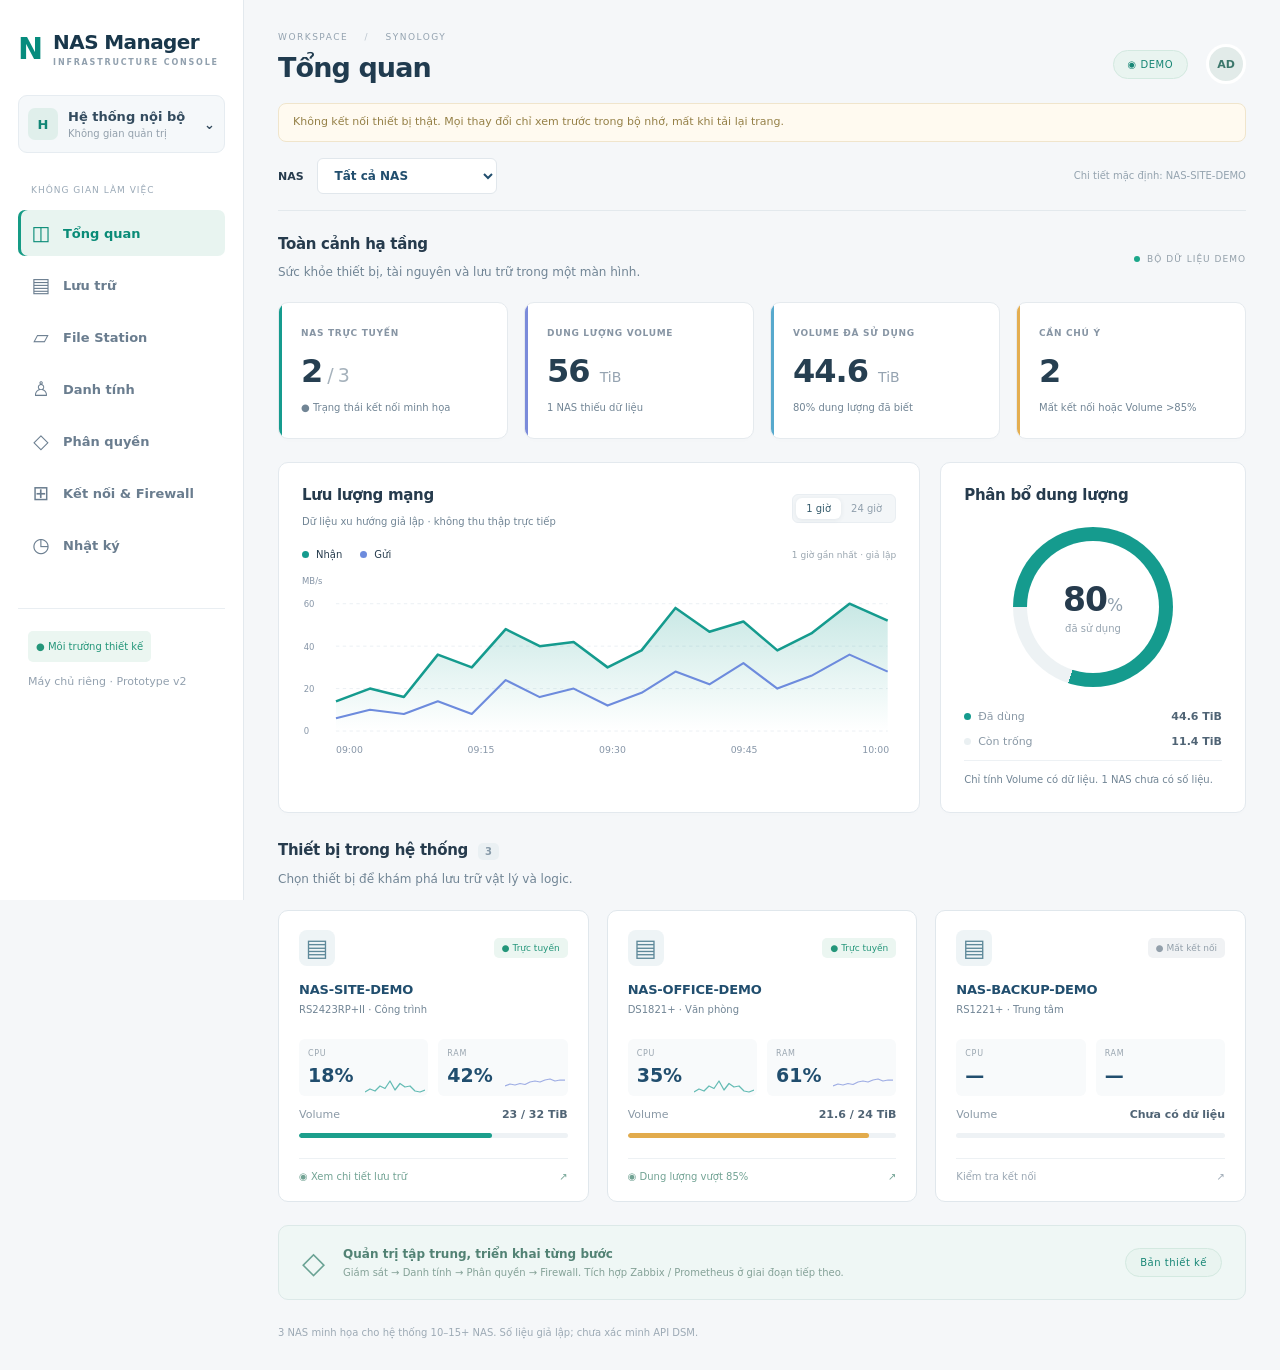
<file: prototype/index.html>
<!doctype html><html lang="vi"><head><meta charset="utf-8"><meta name="viewport" content="width=device-width,initial-scale=1"><title>NAS Manager · Bản thiết kế</title><link rel="stylesheet" href="style.css"></head><body><aside><div class="brand-mark">N<span>NAS Manager<small>INFRASTRUCTURE CONSOLE</small></span></div><div class="workspace-tag"><span class="workspace-icon">H</span><div>Hệ thống nội bộ<small>Không gian quản trị</small></div><span>⌄</span></div><small class="nav-label">KHÔNG GIAN LÀM VIỆC</small><nav id="nav"></nav><p class="hint"><span class="status">● Môi trường thiết kế</span><br>Máy chủ riêng · Prototype v2</p></aside><main><header><div><small>WORKSPACE <span class="breadcrumb">/</span> SYNOLOGY</small><h1 id="title"></h1></div><div class="header-actions"><span class="badge">◉ DEMO</span><span class="avatar">AD</span></div></header><p class="notice">Không kết nối thiết bị thật. Mọi thay đổi chỉ xem trước trong bộ nhớ, mất khi tải lại trang.</p><div class="toolbar"><label>NAS <select id="device"><option value="all">Tất cả NAS</option></select></label><span id="scope"></span></div><section id="content"></section><footer>3 NAS minh họa cho hệ thống 10–15+ NAS. Số liệu giả lập; chưa xác minh API DSM.</footer></main><dialog id="dialog"><h2>Bản xem trước giả lập</h2><p id="detail"></p><p>Không có lệnh nào được gửi tới NAS.</p><button id="close">Đóng</button></dialog><script src="model.js"></script><script src="app.js"></script></body></html>
</file>
<file: prototype/style.css>
:root{font:14px system-ui,sans-serif;color:#20374a;background:#f3f6fa}*{box-sizing:border-box}body{margin:0}aside{position:fixed;inset:0 auto 0 0;width:230px;background:#10283c;color:#d7e5f0;padding:25px 18px}aside h2{color:white}small{font-size:10px;letter-spacing:1.5px}nav{margin-top:30px}nav button{display:block;width:100%;text-align:left;background:none;color:#bfd0df;border:0;margin:5px 0;padding:12px}nav button.active{background:#21465e;color:white}.hint{font-size:12px;line-height:1.9;color:#9ab3c6;margin-top:40px}main{margin-left:230px;padding:30px 36px}header{display:flex;align-items:center;justify-content:space-between}h1{font-size:28px;margin:10px 0 20px}h2{font-size:18px}.badge{border-radius:30px;padding:8px 14px;background:#e1ecff;color:#315c99;font-size:12px}.notice{background:#fff5dd;color:#785519;padding:13px 16px;border:1px solid #f1deb0;border-radius:8px;line-height:1.7}.toolbar{display:flex;gap:16px;align-items:center;margin:22px 0}.cards{display:grid;grid-template-columns:repeat(4,1fr);gap:16px;margin-bottom:22px}.card,.panel{background:white;border:1px solid #e0e7ee;border-radius:10px;padding:20px}.number{font-size:28px;font-weight:700;margin:10px 0}.muted,footer{color:#718595;font-size:12px;line-height:1.8}.card small{letter-spacing:0;font-size:12px}table{border-collapse:collapse;width:100%;text-align:left}.scroll{overflow:auto}th,td{padding:14px 12px;border-bottom:1px solid #edf1f5;white-space:nowrap}th{font-size:11px;color:#718595;background:#f7f9fc}.status{color:#187b69;background:#e7f6ef;padding:5px 8px;border-radius:5px;font-size:12px}.off{color:#7c8491;background:#f0f1f4}button,select,input{font:inherit;border:1px solid #cbd8e2;border-radius:6px;padding:9px 12px;background:white;color:#214e6e}button{cursor:pointer}button:hover{background:#e5eff6}button:disabled{opacity:.5;cursor:not-allowed}button:focus-visible,select:focus-visible,input:focus-visible{outline:3px solid #62aef5;outline-offset:2px}.grid{display:grid;grid-template-columns:1fr 1fr;gap:20px;margin-bottom:20px}.bays{display:grid;grid-template-columns:repeat(6,1fr);gap:8px;margin:20px 0}.bay{background:#ecf8f2;border-color:#a6d3c8;font-size:12px;line-height:1.8}.bay.warn{background:#fff5df;border-color:#e5bf78}.filters{display:flex;gap:12px;flex-wrap:wrap;margin:18px 0}.error{color:#ad3429}.tree{line-height:3;background:#f5f8fc;padding:16px}footer{margin-top:24px}dialog{border:0;border-radius:12px;padding:28px;max-width:560px;box-shadow:0 20px 80px #0004;line-height:1.9}dialog::backdrop{background:#10283c88}.empty{padding:35px;text-align:center;color:#718595}@media(max-width:1050px){.cards{grid-template-columns:repeat(2,1fr)}.grid{grid-template-columns:1fr}.bays{grid-template-columns:repeat(4,1fr)}main{padding:22px}}@media(max-width:700px){aside{position:static;width:auto;padding:16px}nav{display:flex;overflow:auto;margin-top:12px}nav button{width:auto;white-space:nowrap}.hint,aside small{display:none}main{margin:0;padding:16px}.cards{gap:10px}.card{padding:14px}.number{font-size:23px}.toolbar{flex-wrap:wrap}header{gap:10px}.badge{font-size:10px}}
/* Prototype v2 */
:root{color:#263b4d;background:#f5f7f9;font-size:13px}aside{width:244px;background:#fff;color:#617186;border-right:1px solid #e3e9ee;padding:30px 18px}.brand-mark{display:flex;align-items:center;gap:12px;color:#078c7e;font-size:30px;font-weight:850;letter-spacing:-2px}.brand-mark>span{color:#19374b;letter-spacing:-.6px;font-size:20px}.brand-mark small{display:block;font-size:8px;letter-spacing:1.8px;font-weight:550;color:#91a0ae;margin-top:4px}.workspace-tag{display:flex;align-items:center;gap:10px;background:#f5f8fa;border:1px solid #e6ecf1;border-radius:9px;padding:12px 9px;margin:28px 0;color:#334b5e;font-weight:600}.workspace-tag small{display:block;color:#93a0ac;font-size:10px;letter-spacing:0;font-weight:400;margin-top:4px}.workspace-tag>span:last-child{margin-left:auto}.workspace-icon{display:grid;place-items:center;background:#e0efeb;color:#118675;width:30px;height:32px;border-radius:7px}.nav-label{font-size:9px;color:#9aa9b7;letter-spacing:1px;padding-left:13px}nav{margin-top:14px}nav button{display:flex;gap:12px;align-items:center;color:#6a7d8f;padding:13px;margin:6px 0;font-size:13px;font-weight:550;border-radius:7px}nav button.active{background:#e8f4f0;color:#098b77;box-shadow:inset 3px 0 #159b85}nav button:hover{background:#f0f5f6}.nav-icon{font-size:20px;font-weight:400;line-height:1;width:20px;text-align:center}.hint{border-top:1px solid #e9eef2;padding:22px 10px;color:#93a1af;font-size:11px}.hint .status{font-size:10px;padding:6px 8px;display:inline-block;margin-bottom:10px}main{margin-left:244px;padding:28px 34px;max-width:1900px}header>div>small{color:#94a3b0;font-size:9px;letter-spacing:1.5px}.breadcrumb{margin:0 12px;color:#bac5ce}h1{font-size:27px;letter-spacing:-.9px;color:#203b4f;margin:9px 0 17px;font-weight:700}.header-actions{display:flex;align-items:center;gap:18px}.avatar{background:#e2ebe9;color:#3c776b;border:3px solid white;border-radius:50%;display:grid;place-items:center;width:40px;height:40px;font-size:11px;font-weight:700}.badge{background:#e9f4f0;color:#178675;letter-spacing:.5px;font-size:10px;border:1px solid #d3e9e0}.notice{padding:9px 14px;background:#fffaf0;border-color:#f0e5cc;color:#958047;font-size:11px;margin:3px 0 0}.toolbar{border-bottom:1px solid #e3e9ed;padding:16px 0;margin:0 0 24px;justify-content:space-between}.toolbar label{font-size:11px;font-weight:600}.toolbar select{margin-left:10px;min-width:180px}.toolbar>span{font-size:10px;color:#94a3af}select,input{border-color:#e1e7ec;font-size:12px}h2{font-size:15px;letter-spacing:-.3px;margin:0 0 9px}h3{font-size:14px}.section-heading{display:flex;align-items:center;justify-content:space-between;margin:0 0 19px;gap:15px}.section-heading p{margin:5px 0 0}.live-dot{font-size:9px;letter-spacing:1px;color:#929fa9;white-space:nowrap}.live-dot:before{content:'';display:inline-block;width:6px;height:6px;background:#1ba78a;border-radius:50%;margin-right:7px}.cards{gap:16px;margin-bottom:23px}.card{position:relative;overflow:hidden;padding:21px 22px;border-radius:10px;border-color:#e5eaee;box-shadow:0 3px 6px #203b4f02}.card:before{content:'';position:absolute;top:0;left:0;bottom:0;width:3px;background:#159b8e}.card:nth-child(2):before{background:#7b8bda}.card:nth-child(3):before{background:#57a9cd}.card:nth-child(4):before{background:#e4ae51}.card small{font-size:9px;font-weight:650;color:#8795a4;letter-spacing:.7px}.number{font-size:32px;color:#263f51;letter-spacing:-1px;margin:13px 0 9px;font-weight:650}.number em{font-size:14px;color:#95a3b1;font-weight:400;font-style:normal;letter-spacing:0}.denominator{font-size:19px;color:#a6b2bc;font-weight:400}.card .muted{font-size:10px}.dashboard-grid{display:grid;grid-template-columns:minmax(0,2.1fr) minmax(260px,1fr);gap:20px;margin-bottom:28px}.panel{padding:23px;border-color:#e3e9ee;border-radius:10px;box-shadow:0 3px 5px #183c4e02}.traffic .section-heading{margin-bottom:18px}.traffic .muted{font-size:10px}.segmented{display:flex;background:#f3f6f8;border:1px solid #e9eef2;border-radius:6px;padding:3px;white-space:nowrap}.segmented button{border:0;background:transparent;color:#91a0ad;font-size:10px;padding:5px 10px}.segmented button.active{background:#fff;box-shadow:0 1px 5px #263f5115;color:#355b6c}.chart-legend{display:flex;gap:18px;align-items:center;font-size:10px;margin-bottom:14px}.chart-legend b{font-weight:400;color:#99a5af;margin-left:auto;font-size:9px}.legend:before{content:'';width:7px;height:7px;border-radius:50%;display:inline-block;margin-right:7px}.teal:before{background:#159b8e}.blue:before{background:#6d8bdd}.gray:before{background:#eaf0f2}.network-chart{width:100%;display:block}.donut{width:160px;height:160px;border-radius:50%;background:conic-gradient(#159b8e 0 var(--used),#edf2f4 var(--used) 100%);margin:23px auto;display:grid;place-items:center;transform:rotate(-90deg)}.donut>div{background:#fff;width:132px;height:132px;border-radius:50%;display:flex;flex-direction:column;justify-content:center;align-items:center;transform:rotate(90deg)}.donut strong{font-size:33px;letter-spacing:-1px}.donut strong small{font-size:17px;letter-spacing:0;font-weight:400;color:#90a0ae}.donut span{font-size:10px;color:#95a3af;margin-top:4px}.capacity-row{display:flex;justify-content:space-between;align-items:center;font-size:11px;color:#8a99a6;margin:12px 0}.capacity-row b{color:#506475;font-size:11px;font-weight:550}.capacity .muted{border-top:1px solid #edf1f4;padding-top:10px;font-size:10px;margin-bottom:0}.count{display:inline-block;color:#879aa9;background:#eaf0f3;font-size:10px;padding:3px 7px;border-radius:5px;margin-left:5px}.device-grid{display:grid;grid-template-columns:repeat(3,minmax(0,1fr));gap:18px}.device-tile{text-align:left;padding:19px 20px;background:#fff;border:1px solid #e0e7ec;border-radius:10px;transition:transform .15s,box-shadow .15s}.device-tile:hover{background:#fff;transform:translateY(-3px);box-shadow:0 8px 25px #244a5a0e;border-color:#89c8ba}.tile-top{display:flex;justify-content:space-between;align-items:center}.device-symbol{display:grid;place-items:center;width:36px;height:36px;background:#eef4f6;color:#5e899a;font-size:24px;border-radius:8px}.status{font-size:9px;background:#ebf6f1;color:#24967a}.off{background:#f0f2f4;color:#93a0ab}.device-tile h3{margin:16px 0 4px;font-size:13px;letter-spacing:-.2px}.device-tile p{margin:0;font-size:10px}.device-metrics{display:grid;grid-template-columns:1fr 1fr;gap:10px;margin:20px 0 10px}.device-metrics>div{position:relative;padding:10px 9px;background:#f8fafb;border-radius:6px;overflow:hidden}.device-metrics small{font-size:8px;letter-spacing:.7px;display:block;color:#9aa6b0}.device-metrics strong{font-size:19px;font-weight:600;display:block;margin-top:6px}.device-metrics svg{position:absolute;width:60px;right:3px;bottom:-8px;opacity:.65}.meter{height:5px;background:#eef2f5;border-radius:5px;overflow:hidden}.meter i{display:block;height:100%;background:#1c9f8c;border-radius:5px}.meter i.amber{background:#e2ab4c}.tile-bottom{border-top:1px solid #edf1f4;margin-top:20px;padding-top:12px;display:flex;justify-content:space-between;color:#72a394;font-size:10px}.disconnected .tile-bottom{color:#9aa7b3}.insight{display:flex;align-items:center;gap:18px;border:1px solid #dce9e8;background:#eff7f5;padding:19px 23px;border-radius:10px;margin-top:23px}.insight>span:first-child{font-size:30px;color:#69a293}.insight b{font-size:12px;color:#528274}.insight p{font-size:10px;color:#85a298;margin:6px 0 0}.insight .badge{margin-left:auto;white-space:nowrap}footer{font-size:10px;color:#9daab5}.bays{background:linear-gradient(145deg,#243b4a,#122633);padding:24px;border:5px solid #344d5d;box-shadow:inset 0 0 0 2px #0d202b;border-radius:10px;gap:8px}.bay{position:relative;background:linear-gradient(90deg,#334d5a,#273f4c);border:1px solid #54717f;color:#cadbe4;border-radius:5px;padding:12px 6px;display:flex;flex-direction:column;align-items:center;gap:4px;box-shadow:inset 0 0 0 3px #243b48}.bay:hover,.bay.selected{background:#3a5b67;border-color:#5cc7ad}.bay.warn{background:linear-gradient(90deg,#534a35,#3e3c30);border-color:#af9658;color:#ebd9b1}.disk-led{width:5px;height:5px;border-radius:50%;background:#5de1ac;box-shadow:0 0 6px #54da9b;position:absolute;right:9px;top:10px}.warn .disk-led{background:#f4bf58;box-shadow:0 0 6px #d5a544}.disk-number{align-self:flex-start;font-size:9px;color:#93a9b6}.disk-vents{line-height:.7;font-size:27px;color:#122934;margin:7px 0 12px;letter-spacing:3px}.bay b{font-size:10px;letter-spacing:1px}.bay>span:not([class]){font-size:10px}.bay small{font-size:8px;letter-spacing:0}.grid .tree{border:1px solid #e6edf1;border-radius:7px}th{background:#f7f9fb;font-size:10px}td{font-size:12px}button{transition:background .15s}#acl-preview,#ip-preview,#close{background:#178b79;border-color:#178b79;color:white}dialog{border:1px solid #e0e8ed}#disk-detail{padding:16px;background:#f3f8f7;border-left:3px solid #32a48c;border-radius:5px;font-size:12px;line-height:1.8}@media(min-width:1600px){main{padding:32px 48px}.dashboard-grid{grid-template-columns:2.4fr 1fr}.network-chart{max-height:270px}.donut{margin:35px auto}}@media(max-width:1150px){aside{width:210px}main{margin-left:210px;padding:24px}.device-grid{grid-template-columns:1fr 1fr}.dashboard-grid{grid-template-columns:minmax(0,1.7fr) minmax(210px,1fr)}.donut{width:140px;height:140px}.donut>div{width:115px;height:115px}.segmented button{padding:5px}.card{padding:16px}.number{font-size:27px}.chart-legend{gap:9px}}@media(max-width:900px){.dashboard-grid{grid-template-columns:1fr}.capacity{display:none}.cards{grid-template-columns:repeat(2,1fr)}.device-grid{grid-template-columns:1fr}.section-heading{align-items:flex-start}.insight .badge{display:none}}@media(max-width:700px){aside{position:static;width:auto;padding:18px}.brand-mark{font-size:25px}.brand-mark>span{font-size:18px}.workspace-tag,.nav-label,.hint{display:none}nav{margin:20px 0 0;gap:4px}nav button{padding:10px 12px;gap:7px}main{margin:0;padding:20px 16px}.header-actions{gap:8px}.notice{font-size:10px}.toolbar{align-items:flex-start;gap:9px}.toolbar>span{font-size:9px}.cards{gap:10px}.number{font-size:26px}.card small{font-size:8px}.card{padding:16px 12px}.section-heading{gap:8px}.live-dot{font-size:7px}.section-heading h2{font-size:14px}.section-heading p{font-size:10px}.panel{padding:18px}.insight{padding:16px;gap:12px}.bays{padding:12px;grid-template-columns:repeat(3,1fr)}.toolbar select{min-width:165px}.device-tile{padding:20px}.capacity{display:block}.traffic .section-heading{flex-wrap:wrap}.chart-legend b{font-size:8px}.device-metrics svg{width:90px}}
</file>
